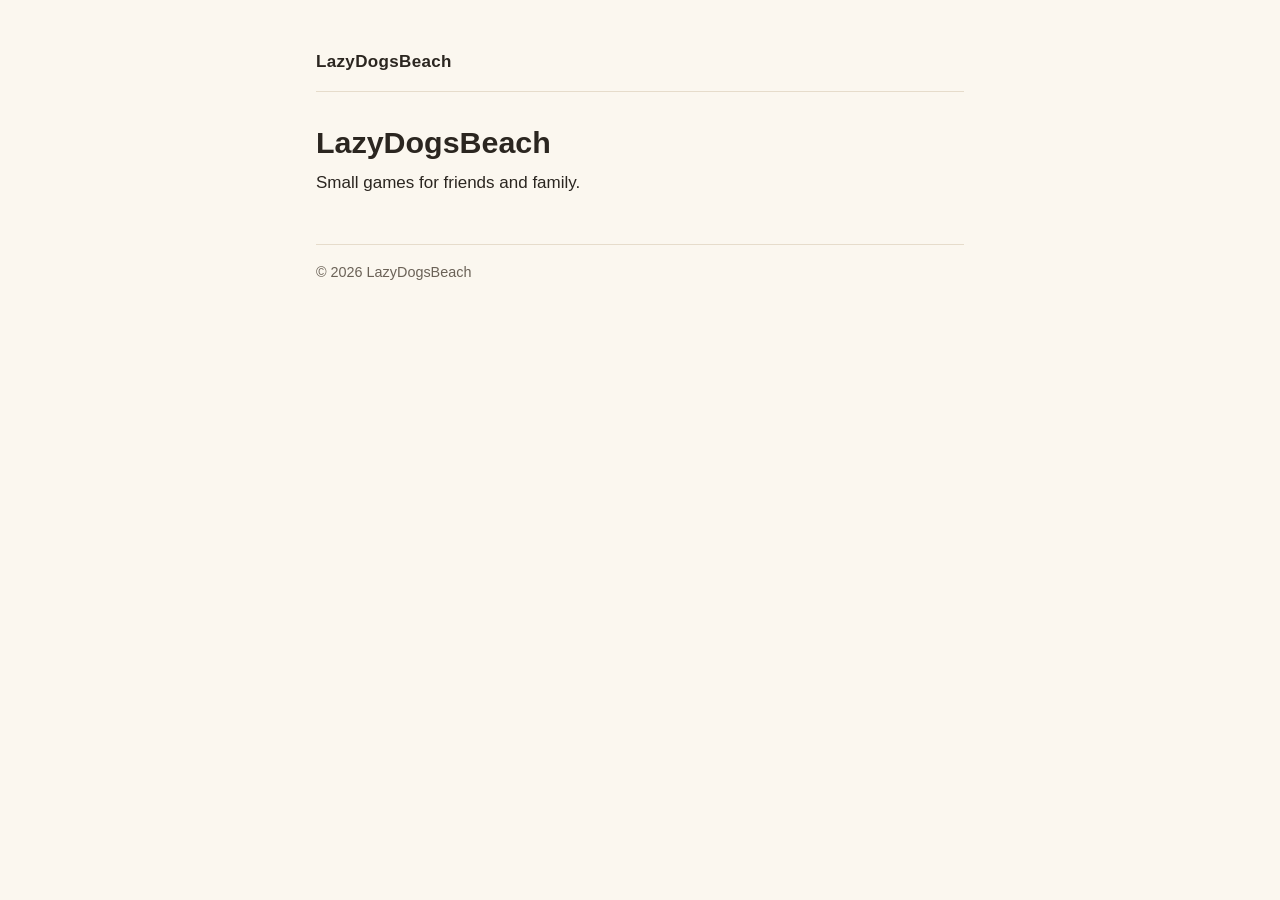
<file: index.html>
<!doctype html>
<html lang="en"><head><meta charset="utf-8"><meta name="viewport" content="width=device-width,initial-scale=1">
<title>LazyDogsBeach</title><link rel="stylesheet" href="/style.css"></head>
<body><main>
<header><a href="/">LazyDogsBeach</a></header>
<h1>LazyDogsBeach</h1>
<p>Small games for friends and family.</p>
<footer>© 2026 LazyDogsBeach</footer>
</main></body></html>
</file>
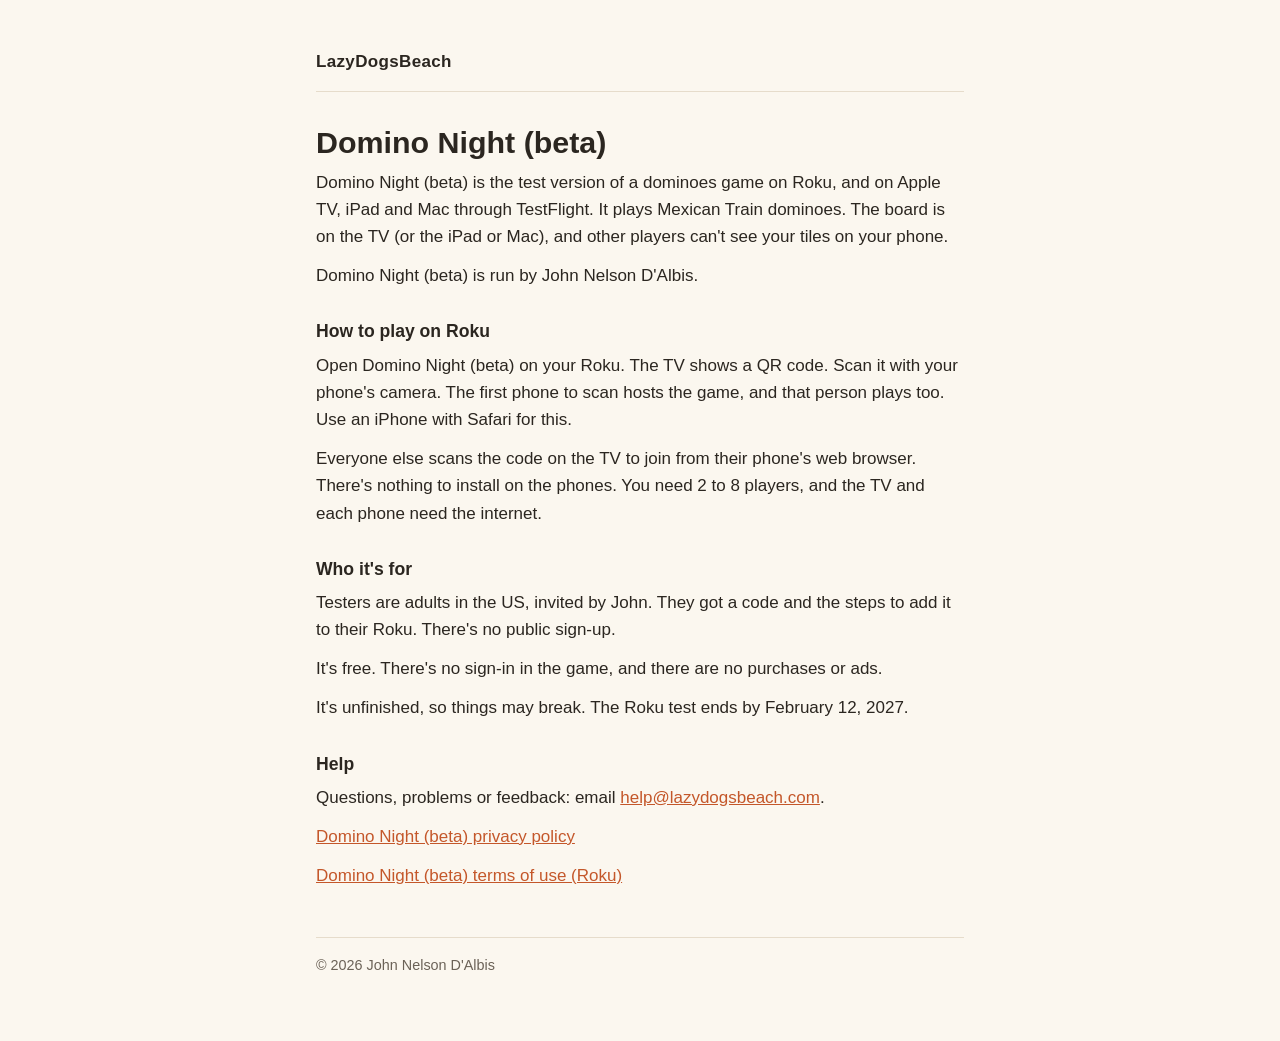
<file: domino-night/index.html>
<!doctype html>
<html lang="en"><head><meta charset="utf-8"><meta name="viewport" content="width=device-width,initial-scale=1"><meta name="robots" content="noindex">
<title>Domino Night (beta)</title><link rel="stylesheet" href="/style.css"></head>
<body><main>
<header><a href="/">LazyDogsBeach</a></header>
<h1>Domino Night (beta)</h1>
<p>Domino Night (beta) is the test version of a dominoes game on Roku, and on Apple TV, iPad and Mac through TestFlight. It plays Mexican Train dominoes. The board is on the TV (or the iPad or Mac), and other players can't see your tiles on your phone.</p>
<p>Domino Night (beta) is run by John Nelson D'Albis.</p>
<h2>How to play on Roku</h2>
<p>Open Domino Night (beta) on your Roku. The TV shows a QR code. Scan it with your phone's camera. The first phone to scan hosts the game, and that person plays too. Use an iPhone with Safari for this.</p>
<p>Everyone else scans the code on the TV to join from their phone's web browser. There's nothing to install on the phones. You need 2 to 8 players, and the TV and each phone need the internet.</p>
<h2>Who it's for</h2>
<p>Testers are adults in the US, invited by John. They got a code and the steps to add it to their Roku. There's no public sign-up.</p>
<p>It's free. There's no sign-in in the game, and there are no purchases or ads.</p>
<p>It's unfinished, so things may break. The Roku test ends by February 12, 2027.</p>
<h2>Help</h2>
<p>Questions, problems or feedback: email <a href="mailto:help@lazydogsbeach.com">help@lazydogsbeach.com</a>.</p>
<p><a href="/domino-night/privacy/">Domino Night (beta) privacy policy</a></p>
<p><a href="/domino-night/terms/">Domino Night (beta) terms of use (Roku)</a></p>
<footer>© 2026 John Nelson D'Albis</footer>
</main></body></html>
</file>
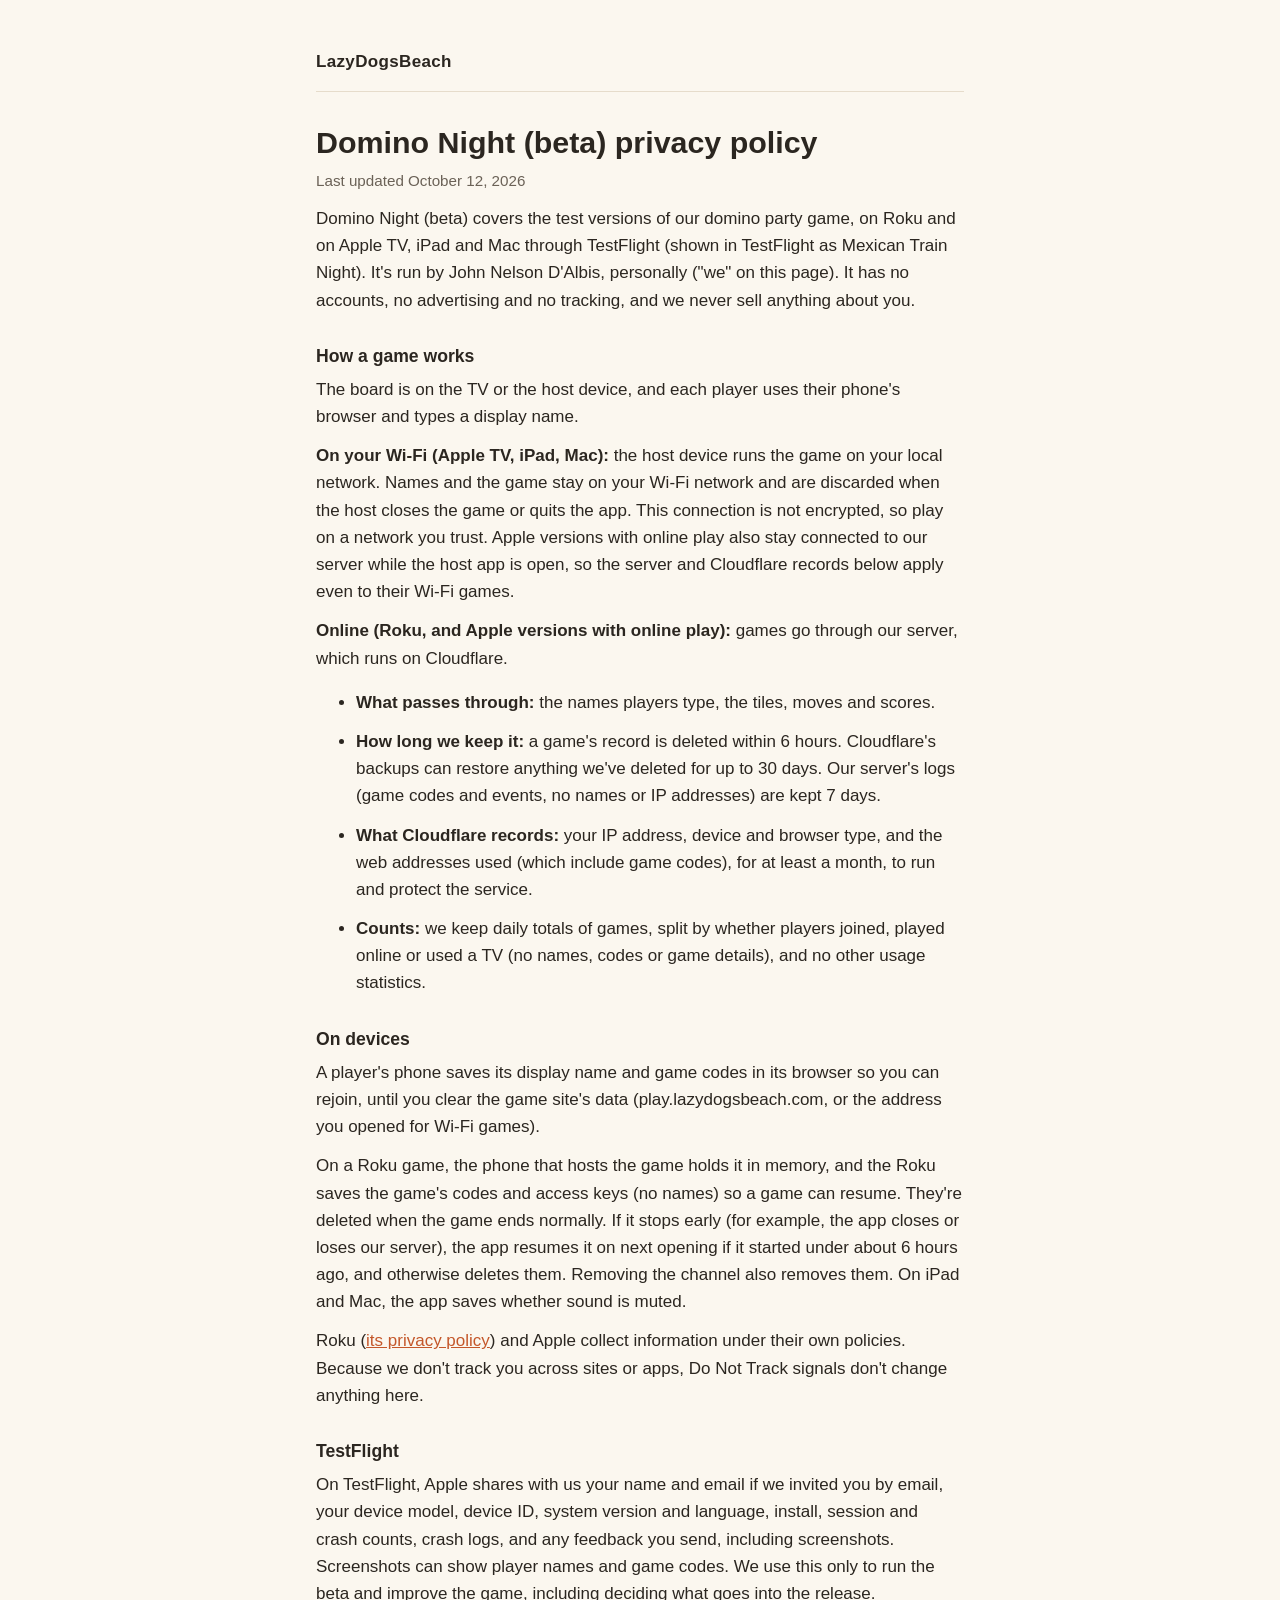
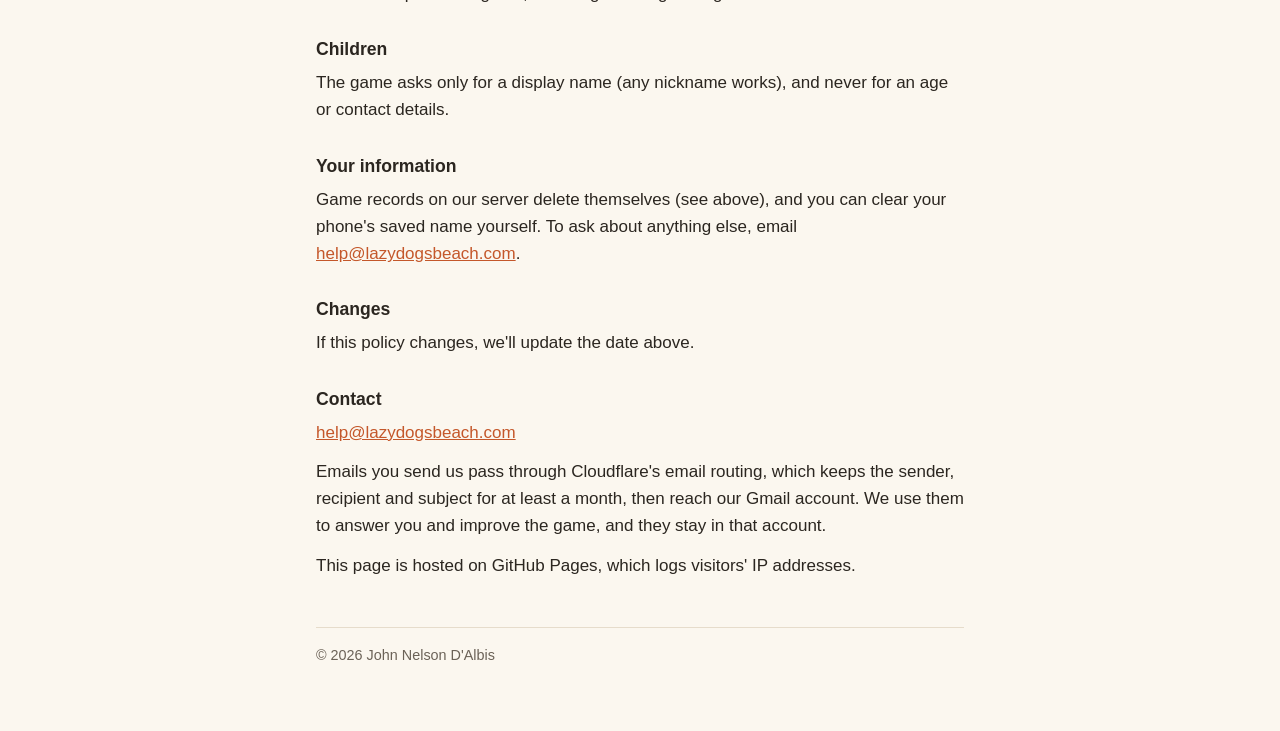
<file: domino-night/privacy/index.html>
<!doctype html>
<html lang="en"><head><meta charset="utf-8"><meta name="viewport" content="width=device-width,initial-scale=1">
<meta name="robots" content="noindex">
<title>Domino Night (beta) Privacy</title><link rel="stylesheet" href="/style.css"></head>
<body><main>
<header><a href="/">LazyDogsBeach</a></header>
<h1>Domino Night (beta) privacy policy</h1>
<p class="muted">Last updated October 12, 2026</p>
<p>Domino Night (beta) covers the test versions of our domino party game, on Roku and on Apple TV, iPad and Mac through TestFlight (shown in TestFlight as Mexican Train Night). It's run by John Nelson D'Albis, personally ("we" on this page). It has no accounts, no advertising and no tracking, and we never sell anything about you.</p>
<h2>How a game works</h2>
<p>The board is on the TV or the host device, and each player uses their phone's browser and types a display name.</p>
<p><strong>On your Wi-Fi (Apple TV, iPad, Mac):</strong> the host device runs the game on your local network. Names and the game stay on your Wi-Fi network and are discarded when the host closes the game or quits the app. This connection is not encrypted, so play on a network you trust. Apple versions with online play also stay connected to our server while the host app is open, so the server and Cloudflare records below apply even to their Wi-Fi games.</p>
<p><strong>Online (Roku, and Apple versions with online play):</strong> games go through our server, which runs on Cloudflare.</p>
<ul>
<li><strong>What passes through:</strong> the names players type, the tiles, moves and scores.</li>
<li><strong>How long we keep it:</strong> a game's record is deleted within 6 hours. Cloudflare's backups can restore anything we've deleted for up to 30 days. Our server's logs (game codes and events, no names or IP addresses) are kept 7 days.</li>
<li><strong>What Cloudflare records:</strong> your IP address, device and browser type, and the web addresses used (which include game codes), for at least a month, to run and protect the service.</li>
<li><strong>Counts:</strong> we keep daily totals of games, split by whether players joined, played online or used a TV (no names, codes or game details), and no other usage statistics.</li>
</ul>
<h2>On devices</h2>
<p>A player's phone saves its display name and game codes in its browser so you can rejoin, until you clear the game site's data (play.lazydogsbeach.com, or the address you opened for Wi-Fi games).</p>
<p>On a Roku game, the phone that hosts the game holds it in memory, and the Roku saves the game's codes and access keys (no names) so a game can resume. They're deleted when the game ends normally. If it stops early (for example, the app closes or loses our server), the app resumes it on next opening if it started under about 6 hours ago, and otherwise deletes them. Removing the channel also removes them. On iPad and Mac, the app saves whether sound is muted.</p>
<p>Roku (<a href="https://docs.roku.com/published/userprivacypolicy/en/us">its privacy policy</a>) and Apple collect information under their own policies. Because we don't track you across sites or apps, Do Not Track signals don't change anything here.</p>
<h2>TestFlight</h2>
<p>On TestFlight, Apple shares with us your name and email if we invited you by email, your device model, device ID, system version and language, install, session and crash counts, crash logs, and any feedback you send, including screenshots. Screenshots can show player names and game codes. We use this only to run the beta and improve the game, including deciding what goes into the release.</p>
<h2>Children</h2>
<p>The game asks only for a display name (any nickname works), and never for an age or contact details.</p>
<h2>Your information</h2>
<p>Game records on our server delete themselves (see above), and you can clear your phone's saved name yourself. To ask about anything else, email <a href="mailto:help@lazydogsbeach.com">help@lazydogsbeach.com</a>.</p>
<h2>Changes</h2>
<p>If this policy changes, we'll update the date above.</p>
<h2>Contact</h2>
<p><a href="mailto:help@lazydogsbeach.com">help@lazydogsbeach.com</a></p>
<p>Emails you send us pass through Cloudflare's email routing, which keeps the sender, recipient and subject for at least a month, then reach our Gmail account. We use them to answer you and improve the game, and they stay in that account.</p>
<p>This page is hosted on GitHub Pages, which logs visitors' IP addresses.</p>
<footer>© 2026 John Nelson D'Albis</footer>
</main></body></html>
</file>
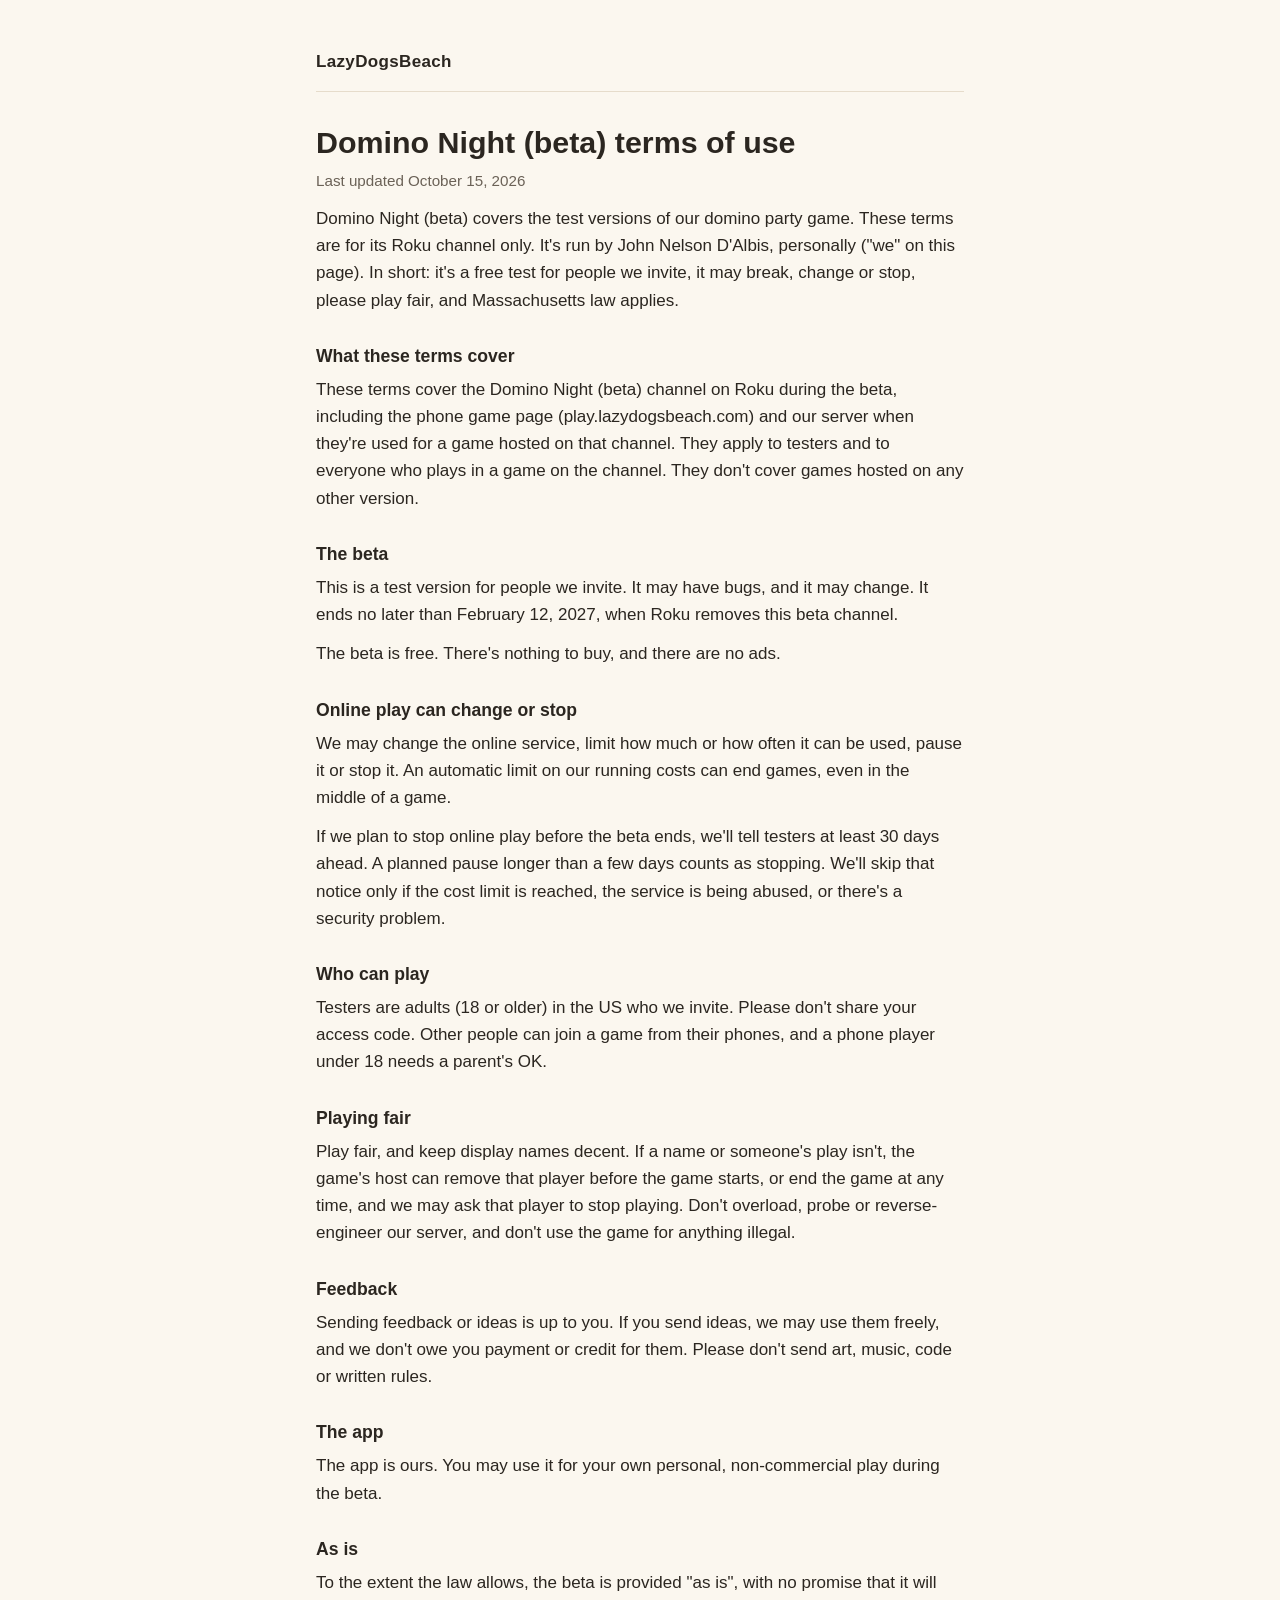
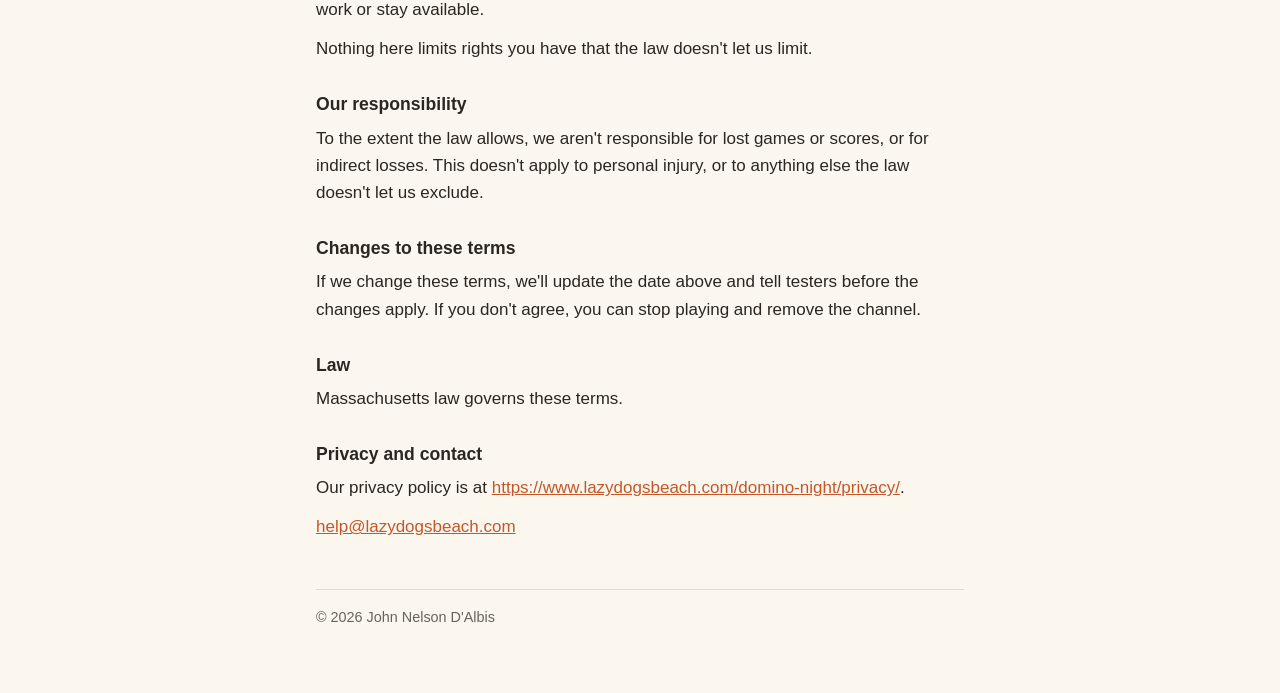
<file: domino-night/terms/index.html>
<!doctype html>
<html lang="en"><head><meta charset="utf-8"><meta name="viewport" content="width=device-width,initial-scale=1">
<meta name="robots" content="noindex">
<title>Domino Night (beta) Terms</title><link rel="stylesheet" href="/style.css"></head>
<body><main>
<header><a href="/">LazyDogsBeach</a></header>
<h1>Domino Night (beta) terms of use</h1>
<p class="muted">Last updated October 15, 2026</p>
<p>Domino Night (beta) covers the test versions of our domino party game. These terms are for its Roku channel only. It's run by John Nelson D'Albis, personally ("we" on this page). In short: it's a free test for people we invite, it may break, change or stop, please play fair, and Massachusetts law applies.</p>
<h2>What these terms cover</h2>
<p>These terms cover the Domino Night (beta) channel on Roku during the beta, including the phone game page (play.lazydogsbeach.com) and our server when they're used for a game hosted on that channel. They apply to testers and to everyone who plays in a game on the channel. They don't cover games hosted on any other version.</p>
<h2>The beta</h2>
<p>This is a test version for people we invite. It may have bugs, and it may change. It ends no later than February 12, 2027, when Roku removes this beta channel.</p>
<p>The beta is free. There's nothing to buy, and there are no ads.</p>
<h2>Online play can change or stop</h2>
<p>We may change the online service, limit how much or how often it can be used, pause it or stop it. An automatic limit on our running costs can end games, even in the middle of a game.</p>
<p>If we plan to stop online play before the beta ends, we'll tell testers at least 30 days ahead. A planned pause longer than a few days counts as stopping. We'll skip that notice only if the cost limit is reached, the service is being abused, or there's a security problem.</p>
<h2>Who can play</h2>
<p>Testers are adults (18 or older) in the US who we invite. Please don't share your access code. Other people can join a game from their phones, and a phone player under 18 needs a parent's OK.</p>
<h2>Playing fair</h2>
<p>Play fair, and keep display names decent. If a name or someone's play isn't, the game's host can remove that player before the game starts, or end the game at any time, and we may ask that player to stop playing. Don't overload, probe or reverse-engineer our server, and don't use the game for anything illegal.</p>
<h2>Feedback</h2>
<p>Sending feedback or ideas is up to you. If you send ideas, we may use them freely, and we don't owe you payment or credit for them. Please don't send art, music, code or written rules.</p>
<h2>The app</h2>
<p>The app is ours. You may use it for your own personal, non-commercial play during the beta.</p>
<h2>As is</h2>
<p>To the extent the law allows, the beta is provided "as is", with no promise that it will work or stay available.</p>
<p>Nothing here limits rights you have that the law doesn't let us limit.</p>
<h2>Our responsibility</h2>
<p>To the extent the law allows, we aren't responsible for lost games or scores, or for indirect losses. This doesn't apply to personal injury, or to anything else the law doesn't let us exclude.</p>
<h2>Changes to these terms</h2>
<p>If we change these terms, we'll update the date above and tell testers before the changes apply. If you don't agree, you can stop playing and remove the channel.</p>
<h2>Law</h2>
<p>Massachusetts law governs these terms.</p>
<h2>Privacy and contact</h2>
<p>Our privacy policy is at <a href="https://www.lazydogsbeach.com/domino-night/privacy/">https://www.lazydogsbeach.com/domino-night/privacy/</a>.</p>
<p><a href="mailto:help@lazydogsbeach.com">help@lazydogsbeach.com</a></p>
<footer>© 2026 John Nelson D'Albis</footer>
</main></body></html>
</file>
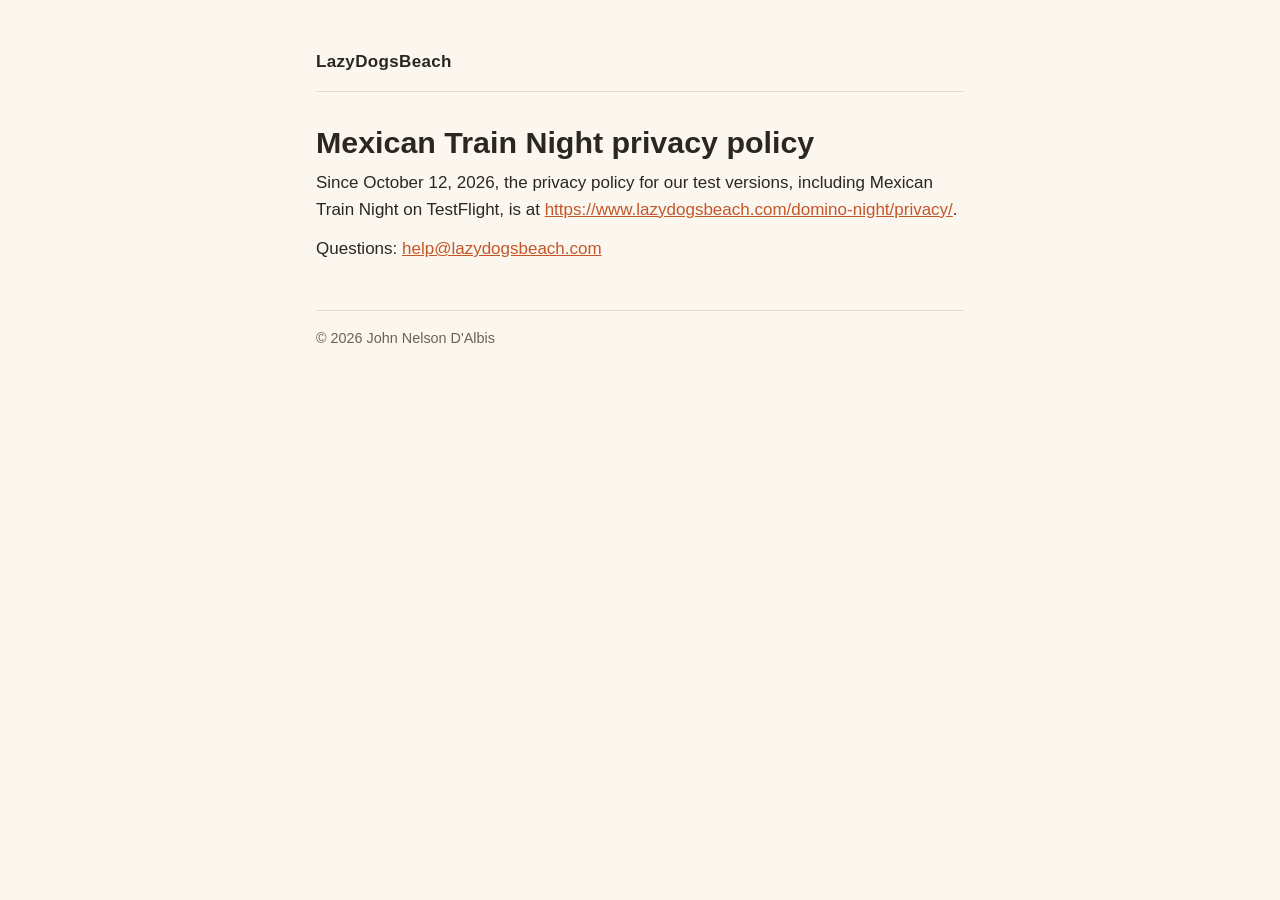
<file: mexican-train/privacy/index.html>
<!doctype html>
<html lang="en"><head><meta charset="utf-8"><meta name="viewport" content="width=device-width,initial-scale=1">
<meta name="robots" content="noindex">
<title>Mexican Train Night Privacy</title><link rel="stylesheet" href="/style.css"></head>
<body><main>
<header><a href="/">LazyDogsBeach</a></header>
<h1>Mexican Train Night privacy policy</h1>
<p>Since October 12, 2026, the privacy policy for our test versions, including Mexican Train Night on TestFlight, is at <a href="https://www.lazydogsbeach.com/domino-night/privacy/">https://www.lazydogsbeach.com/domino-night/privacy/</a>.</p>
<p>Questions: <a href="mailto:help@lazydogsbeach.com">help@lazydogsbeach.com</a></p>
<footer>© 2026 John Nelson D'Albis</footer>
</main></body></html>
</file>
<file: style.css>
:root{--bg:#fbf7ef;--fg:#2b2620;--muted:#6b6257;--accent:#c4572a;--rule:#e6dccb}
@media (prefers-color-scheme:dark){:root{--bg:#1c1915;--fg:#efe7da;--muted:#a99e8f;--accent:#e98a5c;--rule:#3a342c}}
*{box-sizing:border-box}
body{margin:0;background:var(--bg);color:var(--fg);font:17px/1.6 -apple-system,BlinkMacSystemFont,"Segoe UI",Roboto,Helvetica,Arial,sans-serif}
main{max-width:680px;margin:0 auto;padding:48px 16px 64px}
header{border-bottom:1px solid var(--rule);padding-bottom:16px;margin-bottom:32px}
header a{color:var(--fg);text-decoration:none;font-weight:700;letter-spacing:.02em}
h1{font-size:1.9rem;line-height:1.2;margin:0 0 8px}
h2{font-size:1.1rem;margin:28px 0 6px}
p,li{margin:0 0 12px}
a{color:var(--accent)}
.muted{color:var(--muted);font-size:.95rem}
footer{margin-top:48px;border-top:1px solid var(--rule);padding-top:16px;color:var(--muted);font-size:.9rem}
</file>
